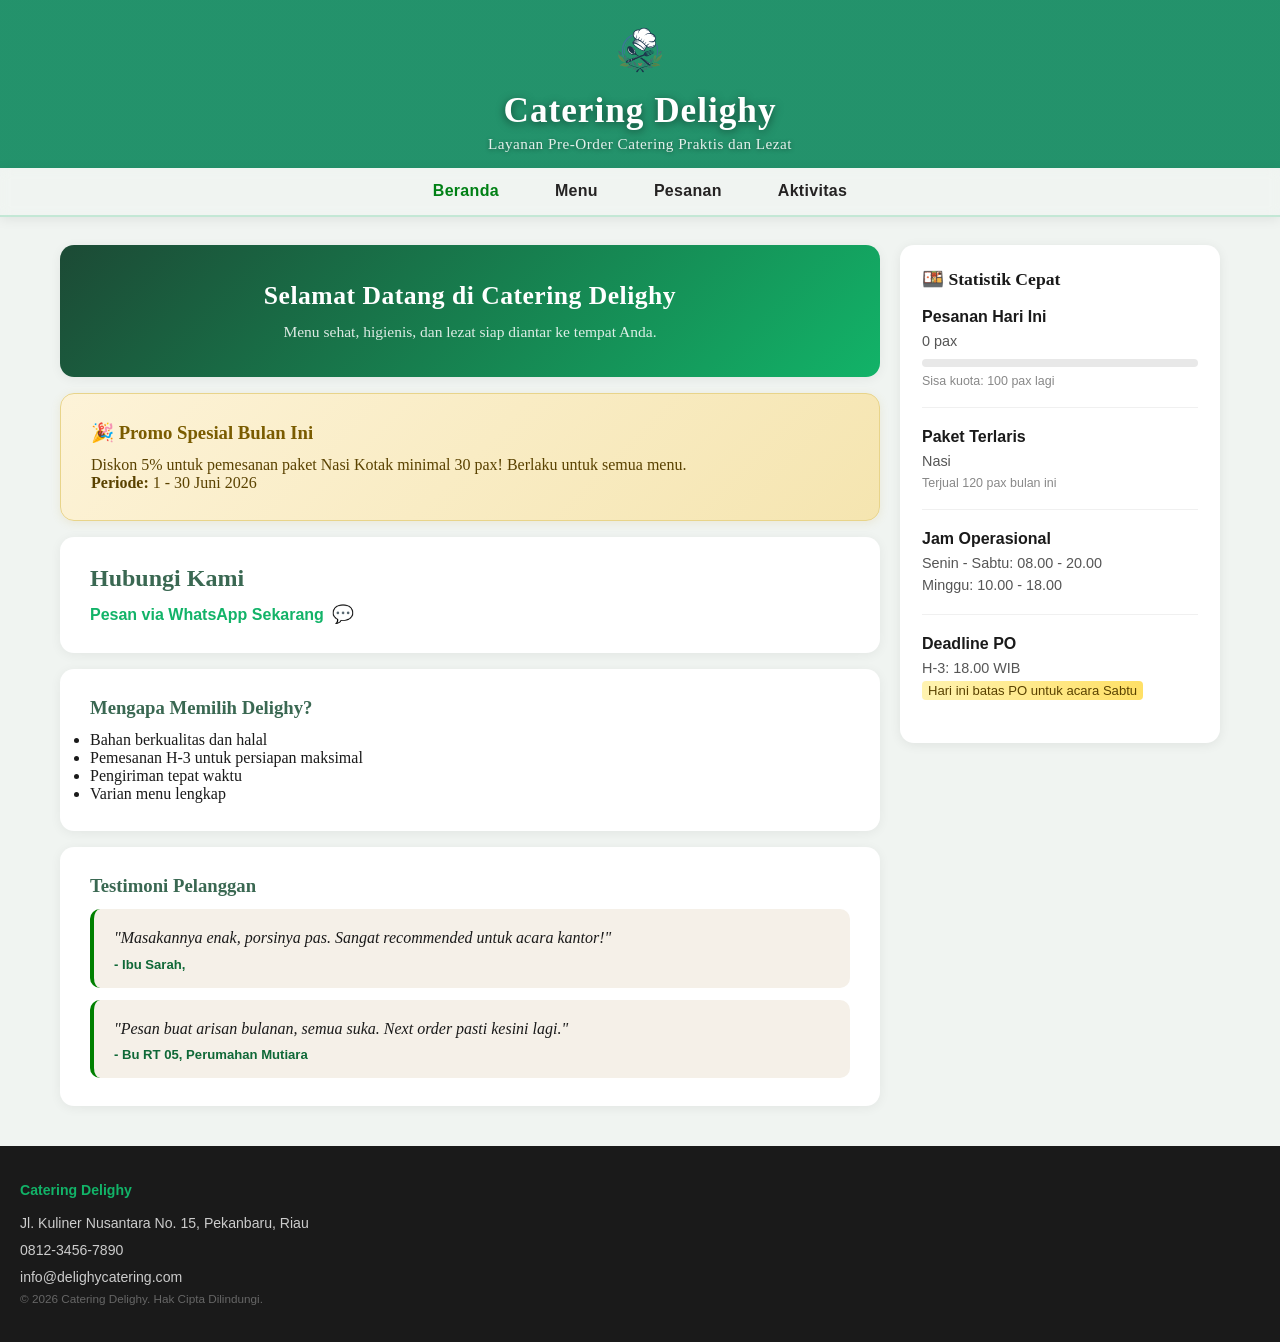
<file: index.html>
<!DOCTYPE html>
<html lang="id">
<link>
    <meta charset="UTF-8">
    <meta name="viewport" content="width=device-width, initial-scale=1.0">
    <title>Beranda - Catering Delighy</title>
    <link rel="icon" href="logowarung.png">
    <link rel="stylesheet" href="index2.css"></link>
</head>
<body>
    <header>
        <img src="logowarung.png" alt="Logo Catering Delighy" width="70">
        <h1>Catering Delighy</h1>
        <p>Layanan Pre-Order Catering Praktis dan Lezat</p>
    </header>

    <nav>
        <ul>
            <li><a href="index.html" class="active">Beranda</a></li>
            <li><a href="menumakancustomer.html">Menu</a></li>
            <li><a href="pesanan.html">Pesanan</a></li>
            <li><a href="aktivitasriwayat.html">Aktivitas</a></li>
        </ul>
    </nav>

    <main>
        <article class="menu-container">
 
            <section class="hero-section">
                <h2>Selamat Datang di Catering Delighy</h2>
                <p>Menu sehat, higienis, dan lezat siap diantar ke tempat Anda.</p>
            </section>
 
            <section class="promo-card">
                <h3>🎉 Promo Spesial Bulan Ini</h3>
                <p>Diskon 5% untuk pemesanan paket Nasi Kotak minimal 30 pax! Berlaku untuk semua menu.</p>
                <p><strong>Periode:</strong> 1 - 30 Juni 2026</p>
            </section>
 
            <section>
                <h2>Hubungi Kami</h2>
                <a href="https://wa.me/6281234567890?text=Halo%20Catering%20Delighy,%20saya%20mau%20order%20paket..." target="_blank">
                    Pesan via WhatsApp Sekarang
                </a>
            </section>
 
            <section id="fitur">
                <h3>Mengapa Memilih Delighy?</h3>
                <ul>
                    <li>Bahan berkualitas dan halal</li>
                    <li>Pemesanan H-3 untuk persiapan maksimal</li>
                    <li>Pengiriman tepat waktu</li>
                    <li>Varian menu lengkap</li>
                </ul>
            </section>
 
            <section>
                <h3>Testimoni Pelanggan</h3>
                <article class="testimonial">
                    <p>"Masakannya enak, porsinya pas. Sangat recommended untuk acara kantor!"</p>
                    <footer>- Ibu Sarah, </footer>
                </article>
                <article class="testimonial">
                    <p>"Pesan buat arisan bulanan, semua suka. Next order pasti kesini lagi."</p>
                    <footer>- Bu RT 05, Perumahan Mutiara</footer>
                </article>
            </section>
 
        </article>
 
        <aside>
            <h3>🍱 Statistik Cepat</h3>
 
            <article class="stat-item">
                <h4>Pesanan Hari Ini</h4>
                <p id="total-terjual">15 pesanan aktif</p>
                <progress id="progress-terjual" value="15" max="30"></progress>
                <small id="keterangan-kuota">Sisa kuota: 15 pax</small>
            </article>
 
            <article class="stat-item">
                <h4>Paket Terlaris</h4>
                <p>Nasi</p>
                <small>Terjual 120 pax bulan ini</small>
            </article>
 
            <article class="stat-item">
                <h4>Jam Operasional</h4>
                <p>Senin - Sabtu: 08.00 - 20.00</p>
                <p>Minggu: 10.00 - 18.00</p>
            </article>
 
            <article class="stat-item">
                <h4>Deadline PO</h4>
                <p>H-3: 18.00 WIB</p>
                <p><mark>Hari ini batas PO untuk acara Sabtu</mark></p>
            </article>
        </aside>
    </main>
 
    <footer>
        <section>
            <h4>Catering Delighy</h4>
            <address>
                <p>Jl. Kuliner Nusantara No. 15, Pekanbaru, Riau</p>
                <p>0812-3456-7890</p>
                <p>info@delighycatering.com</p>
            </address>
            <p><small>&copy; 2026 Catering Delighy. Hak Cipta Dilindungi.</small></p>
        </section>
    </footer>
    <script src="index.js"></script>
   
</body>
</html>
</file>
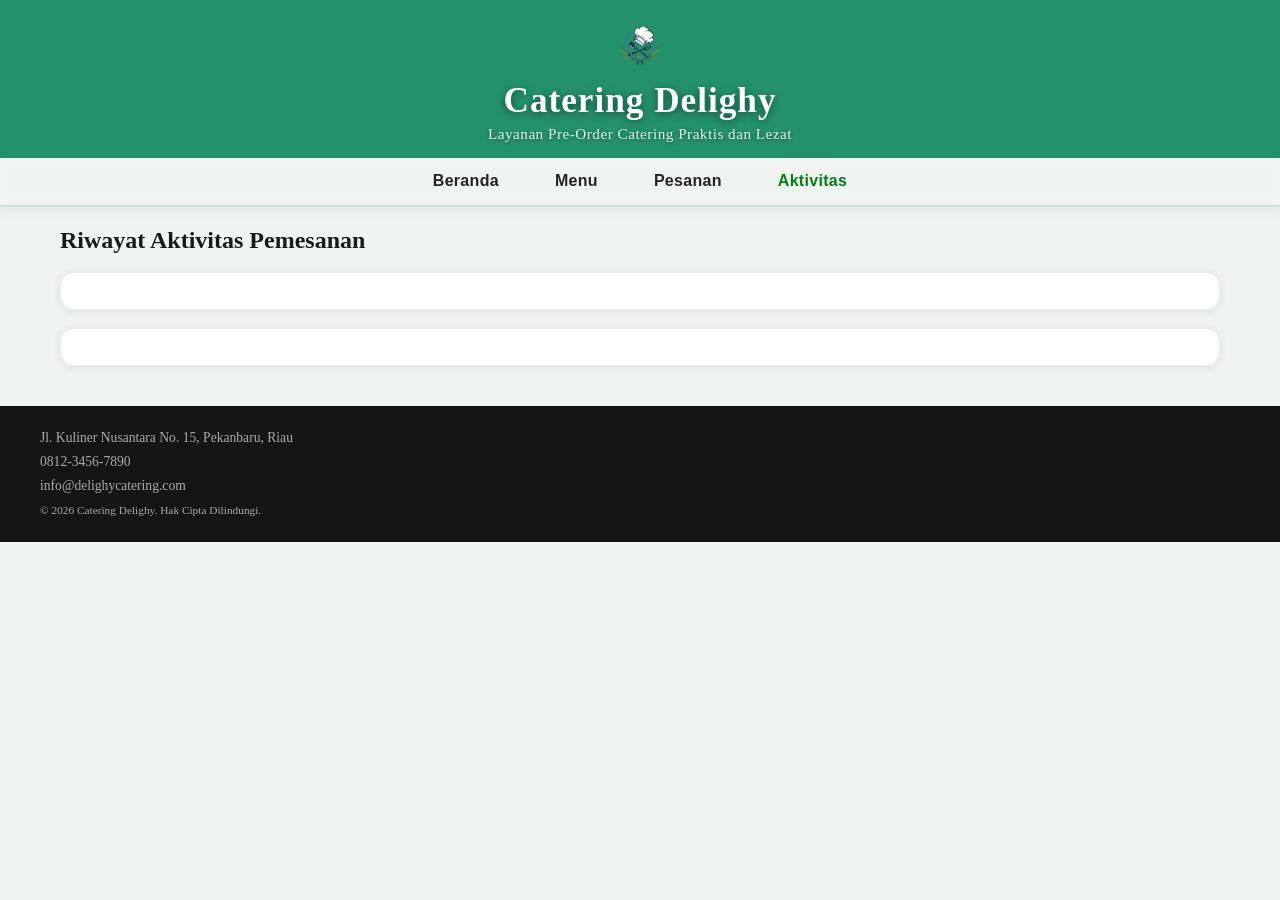
<file: aktivitasriwayat.html>
<!DOCTYPE html>
<html lang="id">
<head>
    <meta charset="UTF-8">
    <meta name="viewport" content="width=device-width, initial-scale=1.0">
    <title>Beranda - Catering Delighy</title>
    <link rel="icon" href="logowarung.png">
    <link rel="stylesheet" href="aktivitasriwayat1.css">
</head>

<body>
    <header>
        <img src="logowarung.png" alt="Logo Delighy" width="60">
        <h1>Catering Delighy</h1>
        <p>Layanan Pre-Order Catering Praktis dan Lezat</p>
    </header>

    <nav>
        <ul>
            <li><a href="index.html">Beranda</a></li>
            <li><a href="menumakancustomer.html">Menu</a></li>
            <li><a href="pesanan.html">Pesanan</a></li>
            <li><a href="aktivitasriwayat.html" class="active">Aktivitas</a></li>
        </ul>
    </nav>

    <main>
        <article class="content-area">
            <section>
                <h2>Riwayat Aktivitas Pemesanan</h2> 
            </section>   

            <br>
            <section class="history-grid"></section>
            <article class="order-card">
                <section class="order-left">
            </article>

            <br>
            <article class="order-card">
                <section class="order-left">
            </article>
        </article>

    </main>
        <footer>
        <section class="footer-section">
          <address>
            <p>Jl. Kuliner Nusantara No. 15, Pekanbaru, Riau</p>
            <p>0812-3456-7890</p>
            <p>info@delighycatering.com</p>
        </address>
        <p><small>&copy; 2026 Catering Delighy. Hak Cipta Dilindungi.</small></p>  
        </section>
    </footer>

    <script src="riwayat.js"></script>
</body>
</html>
</file>
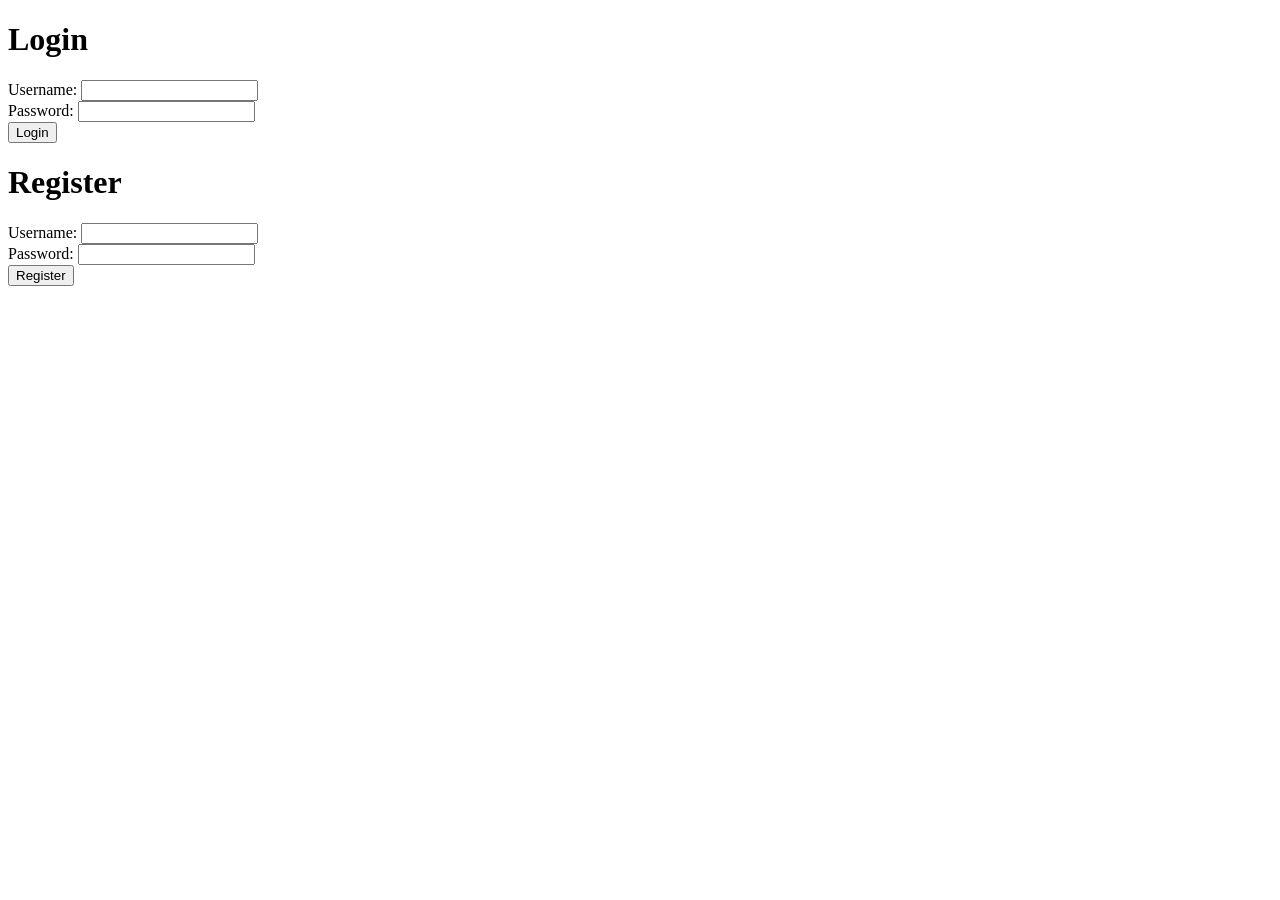
<file: login.html>
<!DOCTYPE html>
<html lang="en">
<head>
    <meta charset="UTF-8">
    <meta name="viewport" content="width=device-width, initial-scale=1.0">
    <title>Document</title>
</head>
<body>
    <h1>Login</h1>
    <form>
        <label for="username">Username:</label>
        <input type="text" id="username" name="username" required>
        <br>
        <label for="password">Password:</label>
        <input type="password" id="password" name="password" required>
        <br>
        <button type="submit">Login</button>
    </form>
    
    <h1>Register</h1>
    <form>
        <label for="new-username">Username:</label>
        <input type="text" id="new-username" name="new-username" required>
        <br>
        <label for="new-password">Password:</label>
        <input type="password" id="new-password" name="new-password" required>
        <br>
        <button type="submit">Register</button>
    </form>
</body>
</html>
</file>
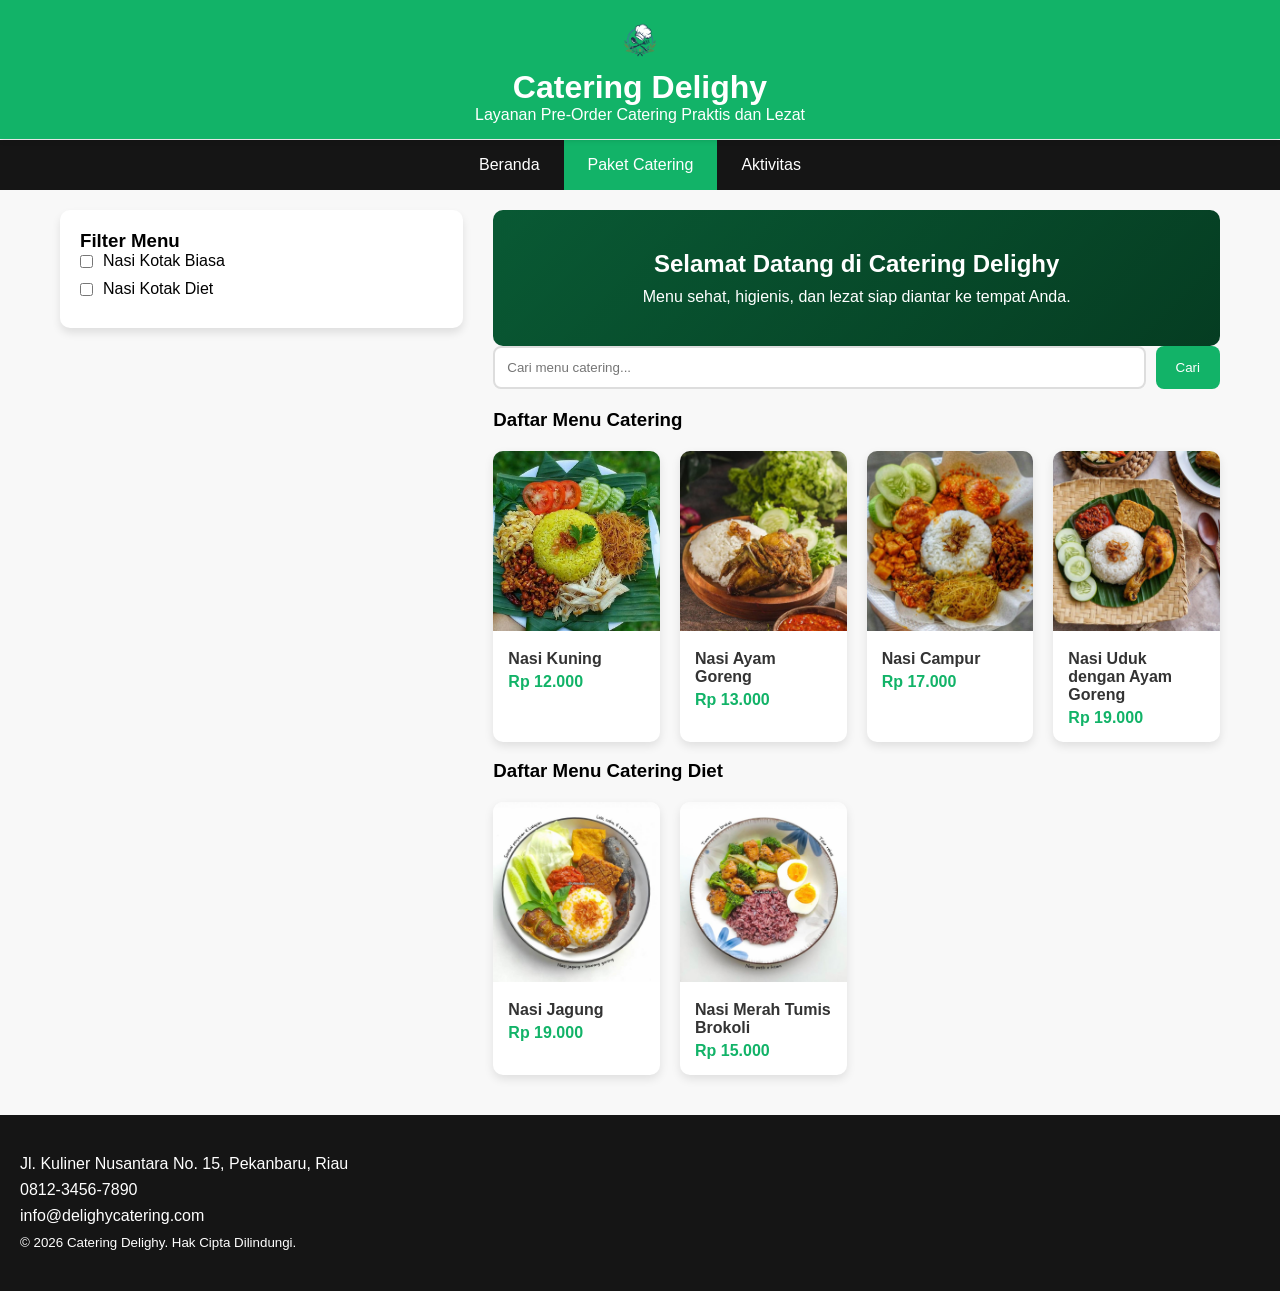
<file: menumakan.html>
<!DOCTYPE html>
<html lang="id">
<head>
    <meta charset="UTF-8">
    <meta name="viewport" content="width=device-width, initial-scale=1.0">
    <title>Catering - Delighy</title>
    <style>
        * {
            margin: 0;
            padding: 0;
            box-sizing: border-box;
        }

        body {
            font-family: 'Segoe UI', Arial, sans-serif;
            background-color: #f8f8f8;
            padding-top: 140px; /* Jarak biar konten ga ketutup navbar fixed */
        }

        /*NAVBAR FIXED & FLEXBOX */
        header {
            position: fixed;
            top: 0;
            left: 0;
            width: 100%;
            z-index: 1000;
            background-color: #12b368;
            color: white;
            padding: 15px;
            text-align: center;
            box-shadow: 0 2px 5px rgba(0,0,0,0.1);
        }

        nav {
            background-color: #151515;
        }

        nav ul {
            list-style-type: none;
            display: flex;
            justify-content: center;
            flex-wrap: wrap;
        }

        nav ul li a {
            display: block;
            color: white;
            padding: 16px 24px;
            text-decoration: none;
            font-weight: 500;
            transition: all 0.3s ease; /* ANIMASI 1 YANG PILIHAN FITUR */
        }

        nav ul li a:hover {
            background-color: #2c2c2c;
        }

        nav ul li a.active {
            background-color: #12b368;
            color: white;
        }

        /* SUSUNAN UTAMA (SIDEBAR & KONTEN) */
        main {
            max-width: 1200px;
            margin: 20px auto;
            padding: 0 20px;
            display: flex;
            flex-direction: column; /* Mobile first ke bawah */
            gap: 30px;
        }

        /*SECTION GRADIENT & OVERLAY */
        .hero-section {
            background: linear-gradient(rgba(0,0,0,0.5), rgba(0,0,0,0.5)), linear-gradient(135deg, #12b368, #0b7a44);
            color: white;
            padding: 40px 25px;
            border-radius: 10px;
            text-align: center;
        }

        .hero-section h2 {
            color: white;
            margin-bottom: 10px;
        }

        article.menu-container {
            flex: 2;
        }

        /*SIDEBAR CHECKBOX FILTER */
        aside { 
            flex: 1;
            background-color: #ffffff;
            padding: 20px;
            border-radius: 10px;
            align-self: start;
            box-shadow: 0 5px 9px rgba(0,0,0,0.1);
        }

        .filter-group {
            margin-top: 15px;
        }

        .filter-item {
            display: flex;
            align-items: center;
            gap: 10px;
            margin-bottom: 10px;
            cursor: pointer;
        }

        /*TABEL ZEBRA STRIPING */
        table {
            width: 100%;
            border-collapse: collapse;
            background: white;
            border-radius: 10px;
            overflow: hidden;
            box-shadow: 0 2px 5px rgba(0,0,0,0.05);
            margin-bottom: 30px;
        }

        th, td {
            padding: 15px;
            text-align: left;
            border-bottom: 1px solid #eee;
        }

        th {
            background-color: #12b368;
            color: white;
        }

        tr:nth-child(even) {
            background-color: #f2f2f2; /* ZEBRA STRIPING */
        }
        

        /*GRID CARD (Mobile: 1 Kolom) */
        .grid-menu {
            display: grid;
            grid-template-columns: 1fr;
            gap: 20px;
            margin-top: 20px;
        }

        .card-menu {
            background: white;
            border-radius: 10px;
            overflow: hidden;
            box-shadow: 0 4px 10px rgba(0,0,0,0.1);
            transition: transform 0.3s ease, box-shadow 0.3s ease; /* ANIMASI 2 */
        }

        .card-menu:hover {
            transform: translateY(-10px);
            box-shadow: 0 10px 20px rgba(0,0,0,0.15);
        }

        .card-menu img {
            width: 100%;
            height: 180px;
            object-fit: cover;
        }

        .card-content {
            padding: 15px;
        }

        .card-content h4 {
            color: #333;
            margin-bottom: 5px;
        }

        .card-content p {
            color: #12b368;
            font-weight: bold;
        }

        /*FORM PENCARIAN FOCUS */
        .search-form {
            display: flex;
            gap: 10px;
            margin-bottom: 20px;
        }

        .search-form input {
            flex: 1;
            padding: 12px;
            border: 2px solid #ddd;
            border-radius: 8px;
            outline: none;
            transition: border-color 0.3s ease;
        }

        .search-form input:focus {
            border-color: #12b368; /* Focus Effect */
        }

        .search-form button {
            background-color: #12b368;
            color: white;
            border: none;
            padding: 0 20px;
            border-radius: 8px;
            cursor: pointer;
            transition: background 0.3s;
        }

        .search-form button:hover {
            background-color: #0b7a44;
        }

        /*FOOTER 3 KOLOM */
        footer {
            background-color: #151515;
            color: white;
            padding: 40px 20px;
            margin-top: 40px;
            display: grid;
            grid-template-columns: 1fr;
            gap: 30px;
            text-align: center;
        }

        footer h4 {
            color: #12b368;
            margin-bottom: 15px;
        }

        footer address {
            font-style: normal;
        }

        footer address p {
            margin-bottom: 8px;
        }
        .footer-section {
            background: transparent;
            padding: 0;
            box-shadow: none;
            color: white;
            text-align: left;
        }

        /* TABLET (min 768px): Card 2 Kolom */
        @media (min-width: 768px) {
            main {
                flex-direction: row; /* Sidebar pindah ke samping */
            }

            .grid-menu {
                grid-template-columns: repeat(2, 1fr);
            }

            footer {
                grid-template-columns: repeat(3, 1fr);
                text-align: left;
            }
        }

        /* DESKTOP (min 1024px): Card 4 Kolom */
        @media (min-width: 1024px) {
            .grid-menu {
                grid-template-columns: repeat(4, 1fr);
            }
        }
    </style>
</head>

<body>
    <header>
        <img src="logowarung.png" alt="Logo Delighy" width="50">
        <h1>Catering Delighy</h1>
        <p>Layanan Pre-Order Catering Praktis dan Lezat</p>
    </header> 

    <nav>
        <ul>
            <li><a href="index.html">Beranda</a></li>
            <li><a href="menumakan.html" class="active">Paket Catering</a></li>
            <li><a href="aktivitasriwayat.html">Aktivitas</a></li>
        </ul>
    </nav>

    <main>
        <aside>
            <h3>Filter Menu</h3>
            <section class="filter-group" style="box-shadow:none; padding:0; margin:0;">
                <label class="filter-item"><input type="checkbox"> Nasi Kotak Biasa</label>
                <label class="filter-item"><input type="checkbox"> Nasi Kotak Diet</label>
            </section>
        </aside>

        <article class="menu-container">
            <section class="hero-section">
                <h2>Selamat Datang di Catering Delighy</h2>
                <p>Menu sehat, higienis, dan lezat siap diantar ke tempat Anda.</p>
            </section>

            <form class="search-form" action="#">
                <input type="text" placeholder="Cari menu catering...">
                <button type="submit">Cari</button>
            </form>

            <h3>Daftar Menu Catering</h3>

            <section class="grid-menu">
                
                <article class="card-menu">
                    <img src="nasi kuning tumpeng.jpg" alt="Nasi Kuning">
                    <section class="card-content">
                        <h4>Nasi Kuning</h4>
                        <p>Rp 12.000</p>
                    </section>
                </article>

                <article class="card-menu">
                    <img src="nasi ayam.jpg" alt="Nasi Ayam Goreng">
                    <section class="card-content">
                        <h4>Nasi Ayam Goreng</h4>
                        <p>Rp 13.000</p>
                    </section>
                </article>

                <article class="card-menu">
                    <img src="nasi campur.jpg" alt="Nasi Campur">
                    <section class="card-content">
                        <h4>Nasi Campur</h4>
                        <p>Rp 17.000</p>
                    </section>
                </article>

                <article class="card-menu">
                    <img src="Nasi Uduk dengan Ayam Goreng.jpg" alt="Nasi Uduk dengan Ayam Goreng">
                    <section class="card-content">
                        <h4>Nasi Uduk dengan Ayam Goreng</h4>
                        <p>Rp 19.000</p>
                    </section>
                </article>
            </section>

            <br>
            <h3>Daftar Menu Catering Diet</h3>

            <section class="grid-menu">
                
                <article class="card-menu">
                    <img src="nasi jagung.jpg" alt="Nasi Jagung">
                    <section class="card-content">
                        <h4>Nasi Jagung</h4>
                        <p>Rp 19.000</p>
                    </section>
                </article>

                <article class="card-menu">
                    <img src="nasi merah tumis brokoli.jpg" alt="Nasi Merah Tumis Brokoli">
                    <section class="card-content">
                        <h4>Nasi Merah Tumis Brokoli</h4>
                        <p>Rp 15.000</p>
                    </section>
                </article>
            </section>
        </article>
    </main>

    <footer>
        <section class="footer-section">
          <address>
            <p>Jl. Kuliner Nusantara No. 15, Pekanbaru, Riau</p>
            <p>0812-3456-7890</p>
            <p>info@delighycatering.com</p>
        </address>
        <p><small>&copy; 2026 Catering Delighy. Hak Cipta Dilindungi.</small></p>  
        </section>
    </footer>
</body>
</html>
</file>
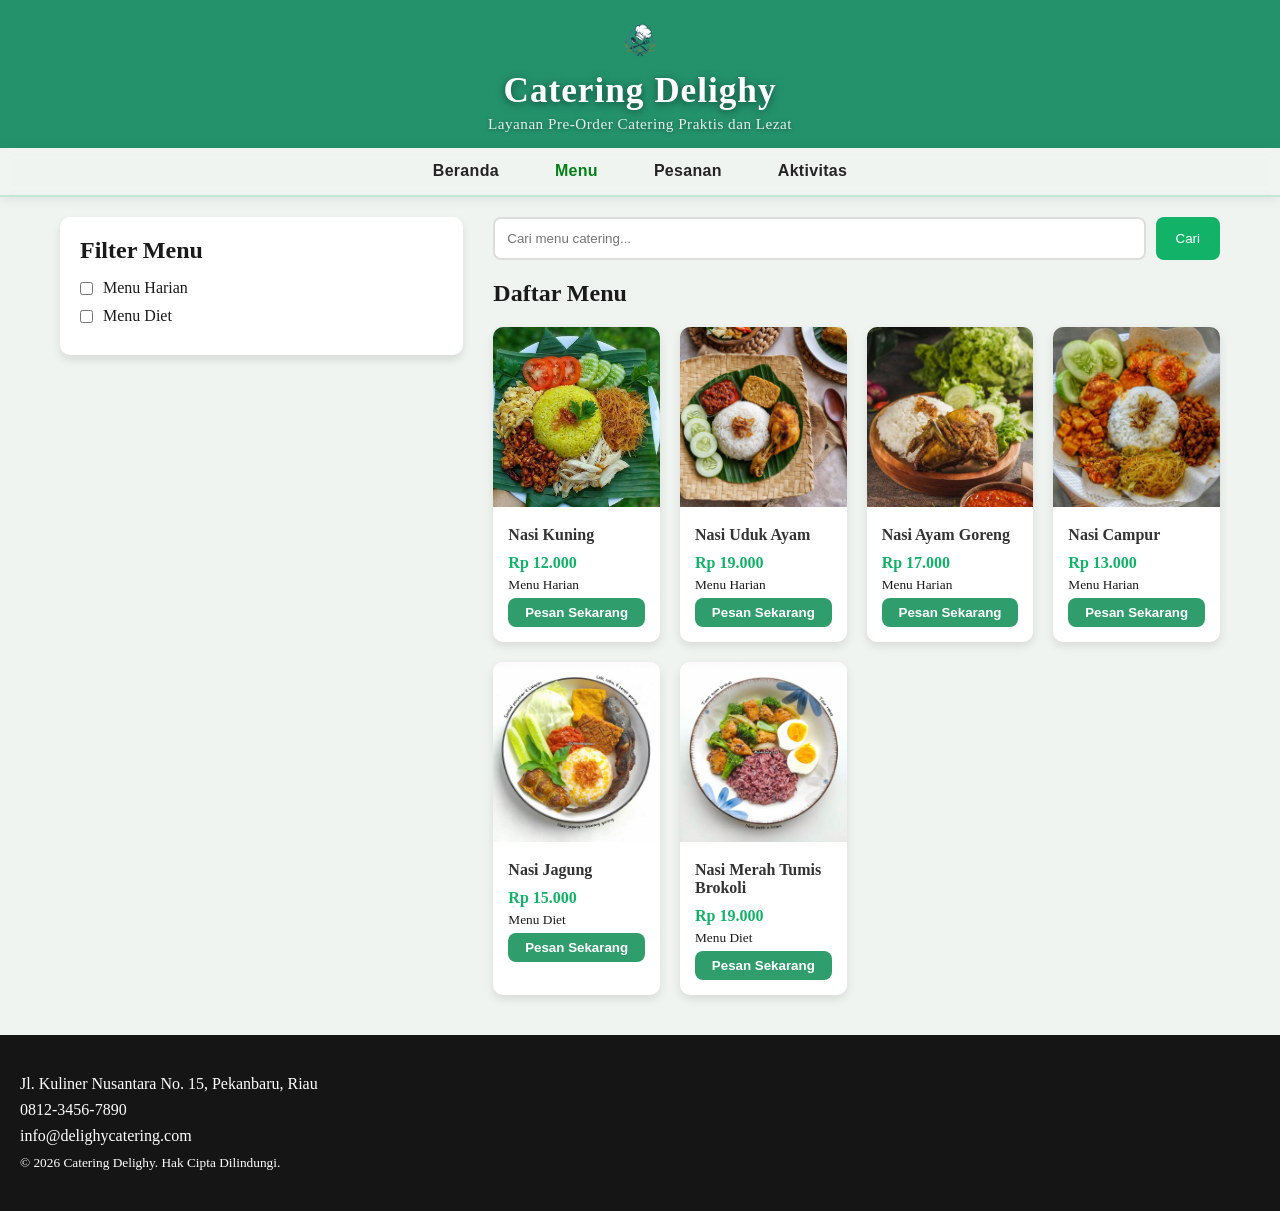
<file: menumakancustomer.html>
<!DOCTYPE html>
<html lang="id">
<head>
    <meta charset="UTF-8">
    <meta name="viewport" content="width=device-width, initial-scale=1.0">
    <title>Catering - Delighy</title>
    <style>
        * {
            margin: 0;
            padding: 0;
            box-sizing: border-box;
        }
 
        :root {
            --hijau: #12b368;
            --hijau-gelap: #0e8a50;
            --hijau-tua: #1c4a35;
            --krem: #f5f0e8;
            --putih: #ffffff;
            --teks-gelap: #1a1a1a;
            --teks-abu: #555;
            --emas: #c9a84c;
        }
 
        body {
            font-family: 'Georgia', 'Times New Roman', serif;
            background-color: #f0f4f1;
            color: var(--teks-gelap);
        }
 
        /* HEADER */
        header {
            position: relative;
            width: 100%;
            display: flex;
            z-index: auto;
            background: linear-gradient(to bottom, #128a60eb 100%, #98ffcfd9 70%, #2daf93eb 50%); 
            flex-direction: column;
            align-items: center;
            justify-content: center;
            text-align: center;
            padding: 15px;
        }
 
        header h1 {
            position: relative;
            z-index: 2;
            font-size: 2.2rem;
            font-weight: 700;
            color: var(--putih);
            letter-spacing: 1px;
            text-shadow: 0 2px 8px rgba(0,0,0,0.5);
            margin-top: 6px;
        }
 
        header p {
            position: relative;
            z-index: 2;
            font-size: 0.95rem;
            color: rgba(255,255,255,0.88);
            text-shadow: 0 1px 4px rgba(0,0,0,0.4);
            margin-top: 4px;
            letter-spacing: 0.5px;
        }
 
        /* ===== NAV di bawah header ===== */
        nav {
            background-color: linear-gradient(rgba(17, 104, 85, 0.92), rgba(19, 193, 112, 0.85));
            backdrop-filter: blur(6px);
            border-bottom: 2px solid rgba(18, 179, 104, 0.2);
            position: sticky;
            top: 0;
            z-index: 100;
            box-shadow: 0 2px 12px rgba(0,0,0,0.08);
        }
 
        nav ul {
            list-style: none;
            display: flex;
            justify-content: center;
            flex-wrap: wrap;
        }
 
        nav ul li {
            position: relative;
        }
 
        nav ul li a {
            display: block;
            padding: 14px 28px;
            text-decoration: none;
            font-family: 'Segoe UI', Arial, sans-serif;
            font-size: 1rem;
            font-weight: 600;
            color: rgb(37, 35, 35);
            letter-spacing: 0.3px;
            transition: color 0.3s ease, background 0.3s ease;
        }
 
        /* Hover gradasi di nav */
        nav ul li a:hover {
            color: darkgreen;
            background: linear-gradient(135deg, rgba(18,179,104,0.08), rgba(180,255,220,0.15));
        }
 
        nav ul li a.active {
            color: rgb(0, 128, 21);
        }
 
        /* Garis bawah aktif */
        nav ul li a.active::after {
            content: '';
            display: block;
            height: 4px;
            border-radius: 2px;
            background: linear-gradient(90deg, green, #1c4a35, );
            margin-top: -3px;
        }

        /* SUSUNAN UTAMA (SIDEBAR & KONTEN) */
        main {
            max-width: 1200px;
            margin: 20px auto;
            padding: 0 20px;
            display: flex;
            flex-direction: column; /* Mobile first ke bawah */
            gap: 30px;
        }

        /*SECTION GRADIENT & OVERLAY */
        .hero-section {
            background: linear-gradient(rgba(0,0,0,0.5), rgba(0,0,0,0.5)), linear-gradient(135deg, #12b36846, #0b7a44);
            color: white;
            padding: 40px 25px;
            border-radius: 10px;
            text-align: center;
        }

        .hero-section h2 {
            color: white;
            margin-bottom: 10px;
        }

        article.menu-container {
            flex: 2;
        }

        /*SIDEBAR CHECKBOX FILTER */
        aside { 
            flex: 1;
            background-color: #ffffff;
            padding: 20px;
            border-radius: 10px;
            align-self: start;
            box-shadow: 0 5px 9px rgba(0,0,0,0.1);
        }

        .filter-group {
            margin-top: 15px;
        }

        .filter-item {
            display: flex;
            align-items: center;
            gap: 10px;
            margin-bottom: 10px;
            cursor: pointer;
        }

        /*TABEL ZEBRA STRIPING */
        table {
            width: 100%;
            border-collapse: collapse;
            background: white;
            border-radius: 10px;
            overflow: hidden;
            box-shadow: 0 2px 5px rgba(0,0,0,0.05);
            margin-bottom: 30px;
        }

        th, td {
            padding: 15px;
            text-align: left;
            border-bottom: 1px solid #eee;
        }

        th {
            background-color: #12b368;
            color: white;
        }

        tr:nth-child(even) {
            background-color: #f2f2f2; /* ZEBRA STRIPING */
        }
        

        /*GRID CARD (Mobile: 1 Kolom) */
        .grid-menu {
            display: grid;
            grid-template-columns: 1fr;
            gap: 20px;
            margin-top: 20px;
        }

        .card-menu {
            background: white;
            border-radius: 10px;
            overflow: hidden;
            box-shadow: 0 4px 10px rgba(0,0,0,0.1);
            transition: transform 0.3s ease, box-shadow 0.3s ease; /* ANIMASI 2 */
        }

        .card-menu:hover {
            transform: translateY(-10px);
            box-shadow: 0 10px 20px rgba(0,0,0,0.15);
        }

        .card-menu img {
            width: 100%;
            height: 180px;
            object-fit: cover;
        }

        .card-content {
            padding: 15px;
            display: flex;
            flex-direction: column;
            gap: 5px; /
        }

        .card-content h4 {
            color: #333;
            margin-bottom: 5px;
            display: flex;
        }

        .card-content p {
            color: #12b368;
            font-weight: bold;
        }

        /*FORM PENCARIAN FOCUS */
        .search-form {
            display: flex;
            gap: 10px;
            margin-bottom: 20px;
        }

        .search-form input {
            flex: 1;
            padding: 12px;
            border: 2px solid #ddd;
            border-radius: 8px;
            outline: none;
            transition: border-color 0.3s ease;
        }

        .search-form input:focus {
            border-color: #12b368; /* Focus Effect */
        }

        .search-form button {
            background-color: #12b368;
            color: white;
            border: none;
            padding: 0 20px;
            border-radius: 8px;
            cursor: pointer;
            transition: background 0.3s;
        }

        .search-form button:hover {
            background-color: #0b7a44;
        }

        /* Notifikasi alert konfirmasi pilihan metode makan */
        dialog {
            border: none;
            border-radius: 15px;
            padding: 0;
            box-shadow: 0 10px 30px rgba(0,0,0,0.3);
            width: 90%;
            max-width: 400px;
        }

        .modal-content {
            padding: 25px;
            text-align: center;
        }

        .modal-actions {
            display: flex;
            gap: 15px;
            margin-top: 20px;
        }

        .btn-opsi {
            flex: 1;
            padding: 12px;
            border: none;
            border-radius: 8px;
            font-weight: bold;
            cursor: pointer;
            transition: 0.3s;
        }

        .btn-pesan {
            width: 100%; 
            background-color: #309e6c; 
            color: white; 
            border: none; 
            padding: 7px; 
            border-radius: 8px; 
            font-weight: bold; 
            cursor: pointer; 
            transition: background 0.3s;
        }
        #btn-takeaway { background-color: #12b368; color: white; }
        #btn-dinein { background-color: #f2f2f2; color: #333; border: 1px solid #ddd; }

        #btn-takeaway:hover { background-color: #0b7a44; }
        #btn-dinein:hover { background-color: #e2e2e2; }

        dialog::backdrop {
            background: rgba(0, 0, 0, 0.5);
        }

        /*FOOTER 3 KOLOM */
        footer {
            background-color: #151515;
            color: white;
            padding: 40px 20px;
            margin-top: 40px;
            display: grid;
            grid-template-columns: 1fr;
            gap: 30px;
            text-align: center;
        }

        footer h4 {
            color: #12b368;
            margin-bottom: 15px;
        }

        footer address {
            font-style: normal;
        }

        footer address p {
            margin-bottom: 8px;
        }
        .footer-section {
            background: transparent;
            padding: 0;
            box-shadow: none;
            color: white;
            text-align: left;
        }

        /* TABLET (min 768px): Card 2 Kolom */
        @media (min-width: 768px) {
            main {
                flex-direction: row; /* Sidebar pindah ke samping */
            }

            .grid-menu {
                grid-template-columns: repeat(2, 1fr);
            }

            footer {
                grid-template-columns: repeat(3, 1fr);
                text-align: left;
            }
        }

        /* DESKTOP (min 1024px): Card 4 Kolom */
        @media (min-width: 1024px) {
            .grid-menu {
                grid-template-columns: repeat(4, 1fr);
            }
        }
    </style>
</head>

<body>
    <header>
        <img src="logowarung.png" alt="Logo Delighy" width="50">
        <h1>Catering Delighy</h1>
        <p>Layanan Pre-Order Catering Praktis dan Lezat</p>
    </header> 

    <nav>
        <ul>
            <li><a href="index.html">Beranda</a></li>
            <li><a href="menumakancustomer.html" class="active">Menu</a></li>
            <li><a href="pesanan.html">Pesanan</a></li>
            <li><a href="aktivitasriwayat.html">Aktivitas</a></li>
        </ul>
    </nav>

    <main>
         <!-- janlup id min -->
        <aside id="sidebar-filter">
            <h2>Filter Menu</h2>
            <section class="filter-group">
                <label class="filter-item"><input type="checkbox" value="Menu Harian"> Menu Harian</label>
                <label class="filter-item"><input type="checkbox" value="Menu Diet"> Menu Diet</label>
            </section>
        </aside>

        <article class="menu-container">

            <form class="search-form" action="#">
                <input type="text" id="input-cari" placeholder="Cari menu catering...">
                <button type="submit">Cari</button>
            </form>

            <h2>Daftar Menu</h2>

            <section id="menu-display" class="grid-menu">
                
                <article class="card-menu">
                    <img src="nasi kuning tumpeng.jpg" alt="Nasi Kuning">
                    <section class="card-content">
                        <h4>Nasi Kuning</h4>
                        <p>Rp 12.000</p>
                        <button class="btn-pesan" >
                        Pesan Sekarang
                        </button>
                    </section>
                </article>

                <article class="card-menu">
                    <img src="nasi ayam.jpg" alt="Nasi Ayam Goreng">
                    <section class="card-content">
                        <h4>Nasi Ayam Goreng</h4>
                        <p>Rp 13.000</p>
                        <button class="btn-pesan">
                        Pesan Sekarang
                        </button>
                    </section>
                </article>

                <article class="card-menu">
                    <img src="nasi campur.jpg" alt="Nasi Campur">
                    <section class="card-content">
                        <h4>Nasi Campur</h4>
                        <p>Rp 17.000</p>
                        <button class="btn-pesan" >
                        Pesan Sekarang
                        </button>
                    </section>
                </article>

                <article class="card-menu">
                    <img src="Nasi Uduk dengan Ayam Goreng.jpg" alt="Nasi Uduk Ayam">
                    <section class="card-content">
                        <h4>Nasi Uduk dengan Ayam Goreng</h4>
                        <p>Rp 19.000</p>
                        <button class="btn-pesan">
                        Pesan Sekarang
                        </button>
                    </section>
                </article>

                <article class="card-menu">
                    <img src="nasi jagung.jpg" alt="Nasi Jagung">
                    <section class="card-content">
                        <h4>Nasi Jagung</h4>
                        <p>Rp 15.000</p>
                        <button class="btn-pesan">
                        Pesan Sekarang
                        </button>
                    </section>
                </article>

                <article class="card-menu">
                    <img src="nasi merah tumis brokoli.jpg" alt="Nasi Merah Tumis Brokoli">
                    <section class="card-content">
                        <h4>Nasi Merah Tumis Brokoli</h4>
                        <p>Rp 19.000</p>
                        <button class="btn-pesan">
                        Pesan Sekarang
                        </button>
                    </section>
                </article>
            </section>
        </article>
    </main>

    <dialog id="modal-opsi" style="border: none; border-radius: 15px; padding: 25px; box-shadow: 0 10px 25px rgba(0,0,0,0.2); width: 320px; text-align: center;">
        <header>
            <h3 id="modal-nama-produk" style="margin-bottom: 5px;">Nama Menu</h3>
            <p style="font-size: 0.9rem; color: white; margin-bottom: 15px;">Masukkan jumlah dan pilih metode penyajian.</p>
        </header>
        
        <!-- Inputan angka jumlah pesanan -->
        <div style="margin-bottom: 20px;">
            <label for="modal-jumlah" style="display: block; font-size: 0.85rem; margin-bottom: 5px; font-weight: bold;">Jumlah Pesanan:</label>
            <input type="number" id="modal-jumlah" value="1" min="1" 
                style="width: 80px; padding: 8px; border-radius: 5px; border: 1px solid #ccc; text-align: center; font-size: 1rem;">
        </div>

        <footer style="display: flex; gap: 10px; justify-content: center;">
            <button id="btn-ta" style="background: #12b368; color: white; border: none; padding: 10px 20px; border-radius: 8px; cursor: pointer; font-weight: bold; flex: 1;">Take Away</button>
            <button id="btn-di" style="background: #f0f0f0; color: #333; border: 1px solid #ccc; padding: 10px 20px; border-radius: 8px; cursor: pointer; font-weight: bold; flex: 1;">Dine In</button>
        </footer>
    </dialog>

    <footer>
        <section class="footer-section">
          <address>
            <p>Jl. Kuliner Nusantara No. 15, Pekanbaru, Riau</p>
            <p>0812-3456-7890</p>
            <p>info@delighycatering.com</p>
        </address>
        <p><small>&copy; 2026 Catering Delighy. Hak Cipta Dilindungi.</small></p>  
        </section>
    </footer>

    <script src="menumakancustomer.js"></script>
</body>
</html>
</file>
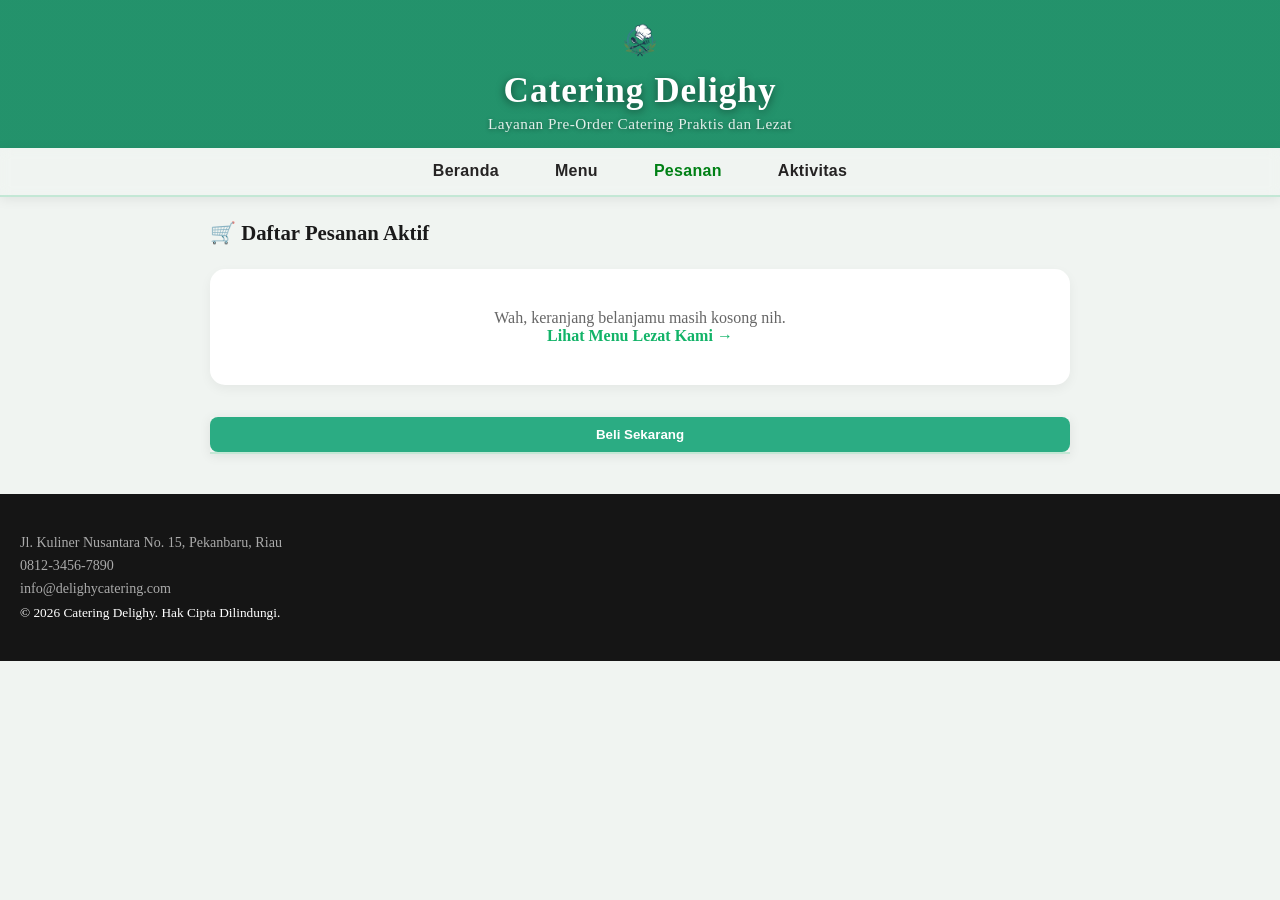
<file: pesanan.html>
<!DOCTYPE html>
<html lang="id">
<head>
    <meta charset="UTF-8">
    <meta name="viewport" content="width=device-width, initial-scale=1.0">
    <title>Pesanan - Catering Delighy</title>
    <link rel="icon" href="logowarung.png">
    <style>
        * {
            margin: 0;
            padding: 0;
            box-sizing: border-box;
        }
 
        :root {
            --hijau: #12b368;
            --hijau-gelap: #0e8a50;
            --hijau-tua: #1c4a35;
            --krem: #f5f0e8;
            --putih: #ffffff;
            --teks-gelap: #1a1a1a;
            --teks-abu: #555;
            --emas: #c9a84c;
        }
 
        body {
            font-family: 'Georgia', 'Times New Roman', serif;
            background-color: #f0f4f1;
            color: var(--teks-gelap);
        }
 
        /* HEADER */
        header {
            position: relative;
            width: 100%;
            display: flex;
            z-index: auto;
            background: linear-gradient(to bottom, #128a60eb 100%, #98ffcfd9 70%, #2daf93eb 50%); 
            flex-direction: column;
            align-items: center;
            justify-content: center;
            text-align: center;
            padding: 15px;
        }
 
        header h1 {
            position: relative;
            z-index: 2;
            font-size: 2.2rem;
            font-weight: 700;
            color: var(--putih);
            letter-spacing: 1px;
            text-shadow: 0 2px 8px rgba(0,0,0,0.5);
            margin-top: 6px;
        }
 
        header p {
            position: relative;
            z-index: 2;
            font-size: 0.95rem;
            color: rgba(255,255,255,0.88);
            text-shadow: 0 1px 4px rgba(0,0,0,0.4);
            margin-top: 4px;
            letter-spacing: 0.5px;
        }
 
        /* ===== NAV di bawah header ===== */
        nav {
            background-color: linear-gradient(rgba(17, 104, 85, 0.92), rgba(19, 193, 112, 0.85));
            backdrop-filter: blur(6px);
            border-bottom: 2px solid rgba(18, 179, 104, 0.2);
            position: sticky;
            top: 0;
            z-index: 100;
            box-shadow: 0 2px 12px rgba(0,0,0,0.08);
        }
 
        nav ul {
            list-style: none;
            display: flex;
            justify-content: center;
            flex-wrap: wrap;
        }
 
        nav ul li {
            position: relative;
        }
 
        nav ul li a {
            display: block;
            padding: 14px 28px;
            text-decoration: none;
            font-family: 'Segoe UI', Arial, sans-serif;
            font-size: 1rem;
            font-weight: 600;
            color: rgb(37, 35, 35);
            letter-spacing: 0.3px;
            transition: color 0.3s ease, background 0.3s ease;
        }
 
        /* Hover gradasi di nav */
        nav ul li a:hover {
            color: darkgreen;
            background: linear-gradient(135deg, rgba(18,179,104,0.08), rgba(180,255,220,0.15));
        }
 
        nav ul li a.active {
            color: rgb(0, 128, 21);
        }
 
        /* Garis bawah aktif */
        nav ul li a.active::after {
            content: '';
            display: block;
            height: 4px;
            border-radius: 2px;
            background: linear-gradient(90deg, green, #1c4a35, );
            margin-top: -3px;
        }

        main {
            max-width: 900px;
            margin: 24px auto;
            padding: 0 20px;
            display: flex;
            flex-direction: column;
            gap: 16px;
        }

        .page-title {
            font-size: 1.3rem;
            font-weight: 700;
            margin-bottom: 8px;
        }

        /* GRID KARTU PESANAN */
        #daftar-pesanan {
            display: grid;
            grid-template-columns: 1fr;
            gap: 16px;
        }

        .order-card {
            background: white;
            border-radius: 14px;
            padding: 16px 20px;
            box-shadow: 0 4px 12px rgba(0,0,0,0.08);
            display: flex;
            align-items: center;
            justify-content: space-between;
            gap: 16px;
            transition: transform 0.3s ease, box-shadow 0.3s ease;
        }

        .order-card:hover {
            transform: translateY(-5px);
            box-shadow: 0 10px 24px rgba(0,0,0,0.13);
        }

        .order-left {
            display: flex;
            align-items: center;
            gap: 16px;
        }

        .order-left img {
            width: 72px; height: 72px;
            border-radius: 10px;
            object-fit: cover;
            flex-shrink: 0;
        }

        .order-info h4   { font-size: 1rem; margin-bottom: 4px; }
        .order-info .price { color: #12b368; font-weight: 700; }
        .order-info .status-text { font-size: 0.82rem; color: #555; margin-top: 2px; }

        .badge-kategori {
            display: inline-block;
            background: #e6f7ef;
            color: #0b7a44;
            font-size: 0.74rem;
            font-weight: 600;
            padding: 2px 9px;
            border-radius: 20px;
            margin-top: 4px;
        }

        .order-right {
            text-align: right;
            flex-shrink: 0;
        }

        .order-right p { font-size: 0.88rem; color: #555; margin-bottom: 6px; }

        .badge-proses {
            background: #fff3cd;
            color: #856404;
            padding: 4px 12px;
            border-radius: 8px;
            font-weight: 700;
            font-size: 0.82rem;
        }

        /* BUTTON */
        .btn-edit {
            background-color: #ffc107;
            color: white;
            border: none;
            padding: 4px 10px;
            border-radius: 6px;
            font-weight: 600;
            cursor: pointer;
            transition: background 0.3s ease;
        }
        .btn-hapus {
            background-color: #dc3545;
            color: white;
            border: none;
            padding: 4px 10px;
            border-radius: 6px;
            font-weight: 600;
            cursor: pointer;
            transition: background 0.3s ease;
        }

        #input {
            width: 60px;
            padding: 4px 8px;
            border: 1px solid #ccc;
            border-radius: 6px;
            text-align: center;
        }

        .btn-simpan {
            background-color: #28a77d;
            color: white;
            border: none;
            padding: 4px 6px;
            border-radius: 6px;
            font-weight: 600;
            gap: 6px;
            cursor: pointer;
            transition: background 0.3s ease;
        }

        #btn-beli {
            width: 100%;
            background-color: #2bac83;
            color: white;
            border: none;
            text-align: center;
            padding: 10px 20px;
            border-radius: 8px;
            font-weight: bold;
            cursor: pointer;
            transition: background 0.3s ease;
        }
        .btn-beli-wrapper {
            margin-top: 16px;
            align-items: center;
            display: flex;
            justify-content: center;
            text-align: center;
        }

        /* TABEL ZEBRA STRIPING */
        .tabel-wrapper {
            overflow-x: auto;
            border-radius: 10px;
            box-shadow: 0 2px 8px rgba(0,0,0,0.07);
        }

        table {
            width: 100%;
            border-collapse: collapse;
            background: white;
            min-width: 500px;
        }

        th, td {
            padding: 13px 16px;
            text-align: left;
            border-bottom: 1px solid #eee;
            font-size: 0.88rem;
        }

        th { background-color: #12b368; color: white; font-weight: 600; }
        tr:nth-child(even) td { background-color: #f5faf7; } /* ZEBRA STRIPING */

        .total-row td { font-weight: 700; background: #e6f7ef !important; color: #0b7a44; }

        footer {
            background-color: #151515;
            color: white;
            padding: 40px 20px;
            margin-top: 40px;
            display: grid;
            grid-template-columns: 1fr;
            gap: 30px;
            text-align: center;
        }

        footer h4    { color: #12b368; margin-bottom: 12px; }
        footer address { font-style: normal; }
        footer address p { margin-bottom: 6px; font-size: 0.88rem; color: #aaa; }

        /* KONFIRM HAPUS */
        #modal-hapus dialog {
            border: none;
            border-radius: 15px;
            padding: 25px;
            width: 90%; /* Responsif di HP */
            max-width: 350px; /* Lebar maksimal di Laptop */
            
            /* Agar benar-benar di tengah layar */
            position: fixed;
            top: 50%;
            left: 50%;
            transform: translate(-50%, -50%);
            
            box-shadow: 0 10px 30px rgba(0,0,0,0.3);
            text-align: center;
            background-color: white;
        }

        /* Gelapkan latar belakang saat modal muncul */
        #modal-hapus dialog::backdrop {
            background: rgba(0, 0, 0, 0.6);
            backdrop-filter: blur(3px); /* Efek blur ala Apple/Windows modern */
        }

        /* Tombol di dalam modal */
        .modal-actions {
            display: flex;
            gap: 12px;
            margin-top: 25px;
        }

        #modal-batal, #modal-konfirm {
            flex: 1;
            padding: 12px;
            border-radius: 10px;
            font-weight: bold;
            cursor: pointer;
            border: none;
            transition: 0.2s;
        }

        #modal-batal {
            background: #eee;
            color: #555;
        }

        #modal-konfirm {
            background: #dc3545; /* Merah untuk tanda bahaya/hapus */
            color: white;
        }

        #modal-konfirm:hover {
            background: #b02a37;
            transform: scale(1.02);
        }

        /* TABLET (min 768px): Card 2 Kolom */
        @media (min-width: 768px) {

            .grid-menu {
                grid-template-columns: repeat(2, 1fr);
            }

            footer {
                grid-template-columns: repeat(3, 1fr);
                text-align: left;
            }
        }
    </style>
</head>
<body>

    <header>
        <img src="logowarung.png" alt="Logo Delighy" width="50">
        <h1>Catering Delighy</h1>
        <p>Layanan Pre-Order Catering Praktis dan Lezat</p>
    </header>

    <nav>
        <ul>
            <li><a href="index.html">Beranda</a></li>
            <li><a href="menumakancustomer.html"> Menu</a></li>
            <li><a href="pesanan.html" class="active">Pesanan</a></li>
            <li><a href="aktivitasriwayat.html">Aktivitas</a></li>
        </ul>
    </nav>

    <!-- Kasih id min -->
    <main>
        <h2 class="page-title">🛒 Daftar Pesanan Aktif</h2>

        <!-- Grid kartu pesanan -->
        <section id="daftar-pesanan">
            <button id="btn-edit">
                ✏️ Edit
            </button>
            <br>
            <button id="btn-hapus">
                🗑️ Hapus
            </button>
        </section>

        <!-- Tabel ringkasan -->
        <section class="tabel-wrapper" id="tabel-wrapper" style="display:none; margin-top:16px;">
            <table id="tabel-ringkasan">
                <thead>
                    <tr>
                        <th>#</th>
                        <th>Gambar</th>
                        <th>Menu</th>
                        <th>Opsi</th>
                        <th>Harga</th>
                        <th>Jumlah</th>
                        <th>Subtotal</th>
                    </tr>
                </thead>
                <tbody></tbody>
                <tfoot></tfoot>
            </table>
        </section>
        <nav class="btn-beli-wrapper">
            <button id="btn-beli">Beli Sekarang</button>
        </nav>
    
    </main>

    <!-- konfirm hapus -->
    <aside id="modal-hapus">
        <dialog>
            <h3>Hapus Pesanan?</h3>
            <p>Item ini akan dihapus dari daftar pesananmu sebelum dibeli.</p>
            <nav class="modal-actions">
                <button id="modal-batal">Batal</button>
                <button id="modal-konfirm">Hapus</button>
            </nav>
        </dialog>
    </aside>

    <footer>
        <section class="footer-section">
          <address>
            <p>Jl. Kuliner Nusantara No. 15, Pekanbaru, Riau</p>
            <p>0812-3456-7890</p>
            <p>info@delighycatering.com</p>
        </address>
        <p><small>&copy; 2026 Catering Delighy. Hak Cipta Dilindungi.</small></p>  
        </section>
    </footer>

    <script src="pesanan.js"></script>
</body>
</html>
</file>
<file: index2.css>
* {
            margin: 0;
            padding: 0;
            box-sizing: border-box;
        }
 
        :root {
            --hijau: #12b368;
            --hijau-gelap: #0e8a50;
            --hijau-tua: #1c4a35;
            --krem: #f5f0e8;
            --putih: #ffffff;
            --teks-gelap: #1a1a1a;
            --teks-abu: #555;
            --emas: #c9a84c;
        }
 
        body {
            font-family: 'Georgia', 'Times New Roman', serif;
            background-color: #f0f4f1;
            color: var(--teks-gelap);
        }
 
        /* HEADER */
        header {
            position: relative;
            width: 100%;
            display: flex;
            z-index: auto;
            background: linear-gradient(to bottom, #128a60eb 100%, #98ffcfd9 70%, #2daf93eb 50%); 
            flex-direction: column;
            align-items: center;
            justify-content: center;
            text-align: center;
            padding: 15px;
        }
 
        header h1 {
            position: relative;
            z-index: 2;
            font-size: 2.2rem;
            font-weight: 700;
            color: var(--putih);
            letter-spacing: 1px;
            text-shadow: 0 2px 8px rgba(0,0,0,0.5);
            margin-top: 6px;
        }
 
        header p {
            position: relative;
            z-index: 2;
            font-size: 0.95rem;
            color: rgba(255,255,255,0.88);
            text-shadow: 0 1px 4px rgba(0,0,0,0.4);
            margin-top: 4px;
            letter-spacing: 0.5px;
        }
 
        /* ===== NAV di bawah header ===== */
        nav {
            background-color: linear-gradient(rgba(17, 104, 85, 0.92), rgba(19, 193, 112, 0.85));
            backdrop-filter: blur(6px);
            border-bottom: 2px solid rgba(18, 179, 104, 0.2);
            position: sticky;
            top: 0;
            z-index: 100;
            box-shadow: 0 2px 12px rgba(0,0,0,0.08);
        }
 
        nav ul {
            list-style: none;
            display: flex;
            justify-content: center;
            flex-wrap: wrap;
        }
 
        nav ul li {
            position: relative;
        }
 
        nav ul li a {
            display: block;
            padding: 14px 28px;
            text-decoration: none;
            font-family: 'Segoe UI', Arial, sans-serif;
            font-size: 1rem;
            font-weight: 600;
            color: rgb(37, 35, 35);
            letter-spacing: 0.3px;
            transition: color 0.3s ease, background 0.3s ease;
        }
 
        /* Hover gradasi di nav */
        nav ul li a:hover {
            color: darkgreen;
            background: linear-gradient(135deg, rgba(18,179,104,0.08), rgba(180,255,220,0.15));
        }
 
        nav ul li a.active {
            color: rgb(0, 128, 21);
        }
 
        /* Garis bawah aktif */
        nav ul li a.active::after {
            content: '';
            display: block;
            height: 4px;
            border-radius: 2px;
            background: linear-gradient(90deg, green, #1c4a35, );
            margin-top: -3px;
        }
 
        /* ===== MAIN LAYOUT ===== */
        main {
            max-width: 1200px;
            margin: 28px auto;
            padding: 0 20px;
            display: flex;
            flex-direction: column;
            gap: 20px;
        }
 
        /* ===== ARTICLE (kolom kiri) ===== */
        article.menu-container {
            flex: 2;
            display: flex;
            flex-direction: column;
            gap: 16px;
        }
 
        /* ===== SECTION Cards ===== */
        section {
            background: var(--putih);
            padding: 28px 30px;
            border-radius: 14px;
            box-shadow: 0 2px 12px rgba(0,0,0,0.06);
            transition: box-shadow 0.3s ease, transform 0.3s ease;
        }
 
        section:hover {
            box-shadow: 0 6px 24px rgba(18,179,104,0.12);
        }
 
        /* ===== HERO ===== */
        section.hero-section {
            background: linear-gradient(135deg, var(--hijau-tua) 0%, var(--hijau) 100%);
            color: var(--putih);
            text-align: center;
            padding: 36px 30px;
        }
 
        section.hero-section h2 {
            color: var(--putih);
            font-size: 1.6rem;
            font-weight: 700;
            letter-spacing: 0.5px;
        }
 
        section.hero-section p {
            color: rgba(255,255,255,0.85);
            margin-top: 8px;
            font-size: 0.97rem;
        }
 
        /* ===== PROMO ===== */
        section.promo-card {
            background: linear-gradient(135deg, #fdf3d8 0%, #f5e5b0 100%);
            border: 1px solid #e8d48a;
            box-shadow: 0 2px 10px rgba(201,168,76,0.15);
        }
 
        section.promo-card:hover {
            transform: scale(1.01);
            box-shadow: 0 6px 20px rgba(201,168,76,0.25);
        }
 
        section.promo-card h3 {
            color: #7a5c00;
        }
 
        section.promo-card p {
            color: #5a4200;
        }
 
        /* ===== HEADINGS ===== */
        h2, h3 {
            color: rgb(58, 104, 82);
            margin-bottom: 12px;
            font-family: 'Georgia', serif;
        }
 
        h4 {
            color: var(--teks-gelap);
            font-family: 'Segoe UI', Arial, sans-serif;
            font-weight: 700;
            margin-bottom: 5px;
        }

        /* ===== WHATSAPP LINK ===== */
        section a[href*="wa.me"] {
            display: inline-flex;
            align-items: center;
            gap: 8px;
            color: var(--hijau);
            font-weight: 600;
            text-decoration: none;
            font-family: 'Segoe UI', Arial, sans-serif;
            transition: color 0.2s;
        }
 
        section a[href*="wa.me"]:hover {
            color: var(--hijau-gelap);
            text-decoration: underline;
        }
 
        section a[href*="wa.me"]::after {
            content: '💬';
            font-size: 1.1rem;
        }

        /* ===== TESTIMONI ===== */
        article.testimonial {
            background: var(--krem);
            padding: 16px 20px;
            border-radius: 10px;
            margin-top: 12px;
            border-left: 4px solid green;
            transition: box-shadow 0.3s ease;
        }
 
        article.testimonial:hover {
            box-shadow: 0 4px 14px rgba(18,179,104,0.18);
        }
 
        article.testimonial p {
            color: var(--teks-gelap);
            font-style: italic;
            line-height: 1.6;
        }
 
        article.testimonial footer {
            margin-top: 6px;
            font-size: 0.82rem;
            color: var(--hijau-gelap);
            font-weight: 600;
            font-style: normal;
            background: transparent;
            padding: 0;
            color: rgb(15, 104, 55);
        }
 
        /* ===== ASIDE (Statistik) ===== */
        aside {
            background: var(--putih);
            padding: 24px 22px;
            border-radius: 14px;
            box-shadow: 0 2px 12px rgba(0,0,0,0.07);
            height: fit-content;
        }
 
        aside h3 {
            font-size: 1.1rem;
            margin-bottom: 18px;
            color: var(--teks-gelap);
        }
 
        article.stat-item {
            margin-bottom: 20px;
            padding-bottom: 18px;
            border-bottom: 1px solid #f0f0f0;
        }
 
        article.stat-item:last-child {
            border-bottom: none;
            margin-bottom: 0;
        }
 
        article.stat-item p {
            font-size: 0.9rem;
            color: var(--teks-abu);
            line-height: 1.5;
            font-family: 'Segoe UI', Arial, sans-serif;
        }
 
        article.stat-item small {
            font-size: 0.78rem;
            color: #888;
            font-family: 'Segoe UI', Arial, sans-serif;
        }
 
        progress {
            width: 100%;
            height: 8px;
            border-radius: 10px;
            appearance: none;
            margin: 6px 0 4px;
        }
 
        progress::-webkit-progress-bar {
            background: #e8e8e8;
            border-radius: 10px;
        }
 
        progress::-webkit-progress-value {
            background: linear-gradient(90deg, var(--hijau), #4dd68c);
            border-radius: 10px;
        }
 
        mark {
            background: linear-gradient(90deg, #fff3b0, #ffe066);
            padding: 2px 6px;
            border-radius: 4px;
            font-size: 0.82rem;
            font-family: 'Segoe UI', Arial, sans-serif;
            color: #5a4200;
        }
 
        /* ===== FOOTER ===== */
        footer {
            background-color: #1a1a1a;
            color: #ccc;
            padding: 36px 20px;
            margin-top: 40px;
            display: grid;
            grid-template-columns: 1fr;
            gap: 20px;
            text-align: center;
            font-family: 'Segoe UI', Arial, sans-serif;
            font-size: 0.88rem;
        }
 
        footer section {
            background: transparent;
            padding: 0;
            box-shadow: none;
            border-radius: 0;
            color: #ccc;
            text-align: left;
        }
 
        footer section:hover {
            box-shadow: none;
            transform: none;
        }
 
        footer h4 {
            color: var(--hijau);
            margin-bottom: 12px;
        }
 
        footer address {
            font-style: normal;
            line-height: 1.9;
        }
 
        footer small {
            color: #666;
        }
 
        /* ===== RESPONSIVE ===== */
        @media (min-width: 768px) {
            main {
                flex-direction: row;
                align-items: flex-start;
            }
 
            aside {
                min-width: 260px;
                max-width: 300px;
                flex: 1;
            }
 
            footer {
                grid-template-columns: repeat(3, 1fr);
                text-align: left;
            }
        }
 
        @media (min-width: 1024px) {
            aside {
                min-width: 280px;
                max-width: 320px;
            }
        }
</file>
<file: aktivitasriwayat1.css>
* {
            margin: 0;
            padding: 0;
            box-sizing: border-box;
        }
 
        :root {
            --hijau: #12b368;
            --hijau-gelap: #0e8a50;
            --hijau-tua: #1c4a35;
            --krem: #f5f0e8;
            --putih: #ffffff;
            --teks-gelap: #1a1a1a;
            --teks-abu: #555;
            --emas: #c9a84c;
        }
 
        body {
            font-family: 'Georgia', 'Times New Roman', serif;
            background-color: #f0f4f1;
            color: var(--teks-gelap);
        }
 
        /* HEADER */
        header {
            position: relative;
            width: 100%;
            display: flex;
            z-index: auto;
            background: linear-gradient(to bottom, #128a60eb 100%, #98ffcfd9 70%, #2daf93eb 50%); 
            flex-direction: column;
            align-items: center;
            justify-content: center;
            text-align: center;
            padding: 15px;
        }
 
        header h1 {
            position: relative;
            z-index: 2;
            font-size: 2.2rem;
            font-weight: 700;
            color: var(--putih);
            letter-spacing: 1px;
            text-shadow: 0 2px 8px rgba(0,0,0,0.5);
            margin-top: 6px;
        }
 
        header p {
            position: relative;
            z-index: 2;
            font-size: 0.95rem;
            color: rgba(255,255,255,0.88);
            text-shadow: 0 1px 4px rgba(0,0,0,0.4);
            margin-top: 4px;
            letter-spacing: 0.5px;
        }
 
        /* ===== NAV di bawah header ===== */
        nav {
            background-color: linear-gradient(rgba(17, 104, 85, 0.92), rgba(19, 193, 112, 0.85));
            backdrop-filter: blur(6px);
            border-bottom: 2px solid rgba(18, 179, 104, 0.2);
            position: sticky;
            top: 0;
            z-index: 100;
            box-shadow: 0 2px 12px rgba(0,0,0,0.08);
        }
 
        nav ul {
            list-style: none;
            display: flex;
            justify-content: center;
            flex-wrap: wrap;
        }
 
        nav ul li {
            position: relative;
        }
 
        nav ul li a {
            display: block;
            padding: 14px 28px;
            text-decoration: none;
            font-family: 'Segoe UI', Arial, sans-serif;
            font-size: 1rem;
            font-weight: 600;
            color: rgb(37, 35, 35);
            letter-spacing: 0.3px;
            transition: color 0.3s ease, background 0.3s ease;
        }
 
        /* Hover gradasi di nav */
        nav ul li a:hover {
            color: darkgreen;
            background: linear-gradient(135deg, rgba(18,179,104,0.08), rgba(180,255,220,0.15));
        }
 
        nav ul li a.active {
            color: rgb(0, 128, 21);
        }
 
        /* Garis bawah aktif */
        nav ul li a.active::after {
            content: '';
            display: block;
            height: 4px;
            border-radius: 2px;
            background: linear-gradient(90deg, green, #1c4a35, );
            margin-top: -3px;
        }

        /* SUSUNAN LAYOUT UTAMA */
        main {
            max-width: 1200px;
            margin: 20px auto;
            padding: 0 20px;
            display: flex;
            flex-direction: column; /* Ke bawah di HP (Mobile First) */
            gap: 30px;
        }

        /* SECTION HEADER RIWAYAT + FILTER */
        .section-header {
            display: flex;
            align-items: center;
            justify-content: space-between;
            flex-wrap: wrap;
            gap: 12px;
            margin-bottom: 20px;
        }

        .section-header h2 {
            font-size: 1.4rem;
            font-weight: 700;
            color: #1a1a1a;
        }

        /* FILTER DROPDOWN */
        .filter-wrapper {
            position: relative;
            display: inline-block;
        }

        .filter-select {
            appearance: none;
            -webkit-appearance: none;
            background-color: white;
            border: 1.5px solid #ddd;
            border-radius: 8px;
            padding: 10px 44px 10px 16px;
            font-size: 0.9rem;
            font-family: 'Segoe UI', Arial, sans-serif;
            color: #333;
            cursor: pointer;
            box-shadow: 0 2px 6px rgba(0,0,0,0.07);
            transition: border-color 0.2s ease, box-shadow 0.2s ease;
            min-width: 160px;
        }

        .filter-select:focus {
            outline: none;
            border-color: #12b368;
            box-shadow: 0 0 0 3px rgba(18, 179, 104, 0.15);
        }

        .filter-wrapper::after {
            content: '▾';
            position: absolute;
            right: 14px;
            top: 50%;
            transform: translateY(-50%);
            color: #666;
            pointer-events: none;
            font-size: 1rem;
        }

        /*HERO GRADIENT & TEKS OVERLAY */
        .hero-section {
            background: linear-gradient(rgba(0, 0, 0, 0.4), rgba(0, 0, 0, 0.4)), linear-gradient(135deg, #12b368, #0b7a44);
            color: white;
            padding: 40px 20px;
            border-radius: 10px;
            text-align: center;
            margin-bottom: 30px;
        }

        .hero-section h2 {
            color: white;
            margin-bottom: 10px;
        }

        article.content-area {
            flex: 2;
        }

        /*GRID CARD LAYOUT */
        .history-grid {
            display: grid;
            grid-template-columns: 1fr; /* 1 Kolom Mobile */
            gap: 16px;
        }

        .order-card {
            background-color: white;
            color: black;
            padding: 18px 20px;
            border-radius: 14px;
            box-shadow: 0 2px 10px rgba(0,0,0,0.07);
            border: 1px solid #ececec;

            display: flex;
            align-items: center;
            justify-content: space-between;
            gap: 20px;
            transition: transform 0.3s ease, box-shadow 0.3s ease; /* TRANSISI 2 & HOVER */
        }

        .order-card:hover {
            transform: translateY(-8px);
            box-shadow: 0 10px 25px rgba(0,0,0,0.15);
        }

        .order-left {
            display: flex;
            align-items: center;
            gap: 16px;
            padding: 0;
            box-shadow: none;
            margin: 0;
            flex: 1;
        }

        .order-card img {
            width: 80px;
            height: 80px;
            border-radius: 12px;
            object-fit: cover;
            flex-shrink: 0;
        }

        .order-info h4 {
            font-size: 1.05rem;
            font-weight: 700;
            margin-bottom: 6px;
            color: #1a1a1a;
        }

        .order-info .date {
            font-size: 0.85rem;
            color: #777;
            margin-top: 4px;
        }

        .order-info .price {
            font-size: 0.95rem;
            font-weight: 700;
            color: #1a1a1a;
            margin-top: 4px;
        }

        /* BADGE KATEGORI */
        .badge {
            display: inline-block;
            padding: 3px 10px;
            border-radius: 20px;
            font-size: 0.75rem;
            font-weight: 600;
            margin-bottom: 4px;
        }

        .badge-prasmanan {
            background-color: #d4f1e4;
            color: #0b7a44;
        }

        .badge-lauk {
            background-color: #fff3cc;
            color: #996600;
        }

        .badge-personal {
            background-color: #cce5ff;
            color: #0055aa;
        }

        .badge-default {
            background-color: #eee;
            color: #555;
        }

        .order-right {
            align-self: flex-end;
            display: flex;
            flex-direction: column;
            align-items: flex-end;
            gap: 8px;
            background: transparent;
            padding: 0;
            box-shadow: none;
            margin: 0;
        }

        .order-right .qty {
            font-size: 0.82rem;
            font-weight: 600;
            color: #666;
        }

        /* TOMBOL BELI LAGI */
        .btn-beli-lagi {
            background-color: #12b368;
            color: white;
            border: none;
            border-radius: 8px;
            padding: 9px 20px;
            font-size: 0.88rem;
            font-weight: 600;
            cursor: pointer;
            font-family: 'Segoe UI', Arial, sans-serif;
            transition: background-color 0.2s ease, transform 0.15s ease;
            white-space: nowrap;
        }

        .btn-beli-lagi:hover {
            background-color: #0e9055;
            transform: scale(1.03);
        }

        .btn-beli-lagi:active {
            transform: scale(0.97);
        }

        /*TABEL ZEBRA STRIPING */
        table {
            width: 100%;
            border-collapse: collapse;
            background: white;
            border-radius: 10px;
            overflow: hidden;
            box-shadow: 0 2px 5px rgba(0,0,0,0.05);
            margin-bottom: 30px;
        }

        th, td {
            padding: 15px;
            text-align: left;
            border-bottom: 1px solid #eee;
        }

        th {
            background-color: #12b368;
            color: white;
        }

        tr:nth-child(even) {
            background-color: #f2f2f2; /* ZEBRA STRIPING */
        }

        /* SIDEBAR FILTER */
        #sidebar-filter {
            background-color: #f8f9fa;
            padding: 20px;
            border-radius: 10px;
            box-shadow: 0 2px 5px rgba(0,0,0,0.05);
        }

        /*FOOTER */
        footer {
            background-color: #151515;
            color: #aaa;
            padding: 24px 40px;
            margin-top: 40px;
            display: flex;
            align-items: center;
            justify-content: space-between;
            flex-wrap: wrap;
            gap: 10px;
            font-size: 0.85rem;
        }

        footer .footer-brand {
            color: #ccc;
            font-weight: 600;
            font-size: 0.9rem;
        }

        footer .footer-date {
            color: #888;
        }

        footer h4 {
            color: #12b368;
            margin-bottom: 15px;
        }

        footer address {
            font-style: normal;
        }

        footer address p {
            margin-bottom: 8px;
        }

        /* TABLET (min 768px): Card 2 Kolom */
        @media (min-width: 768px) {
            main {
                flex-direction: row; /* Sidebar pindah ke samping */
            }

            .grid-menu {
                grid-template-columns: repeat(2, 1fr);
            }

            footer {
                grid-template-columns: repeat(3, 1fr);
                text-align: left;
            }
        }

        /* DESKTOP (min 1024px): Card 4 Kolom */
        @media (min-width: 1024px) {
            .grid-menu {
                grid-template-columns: repeat(4, 1fr);
            }
        }
</file>
